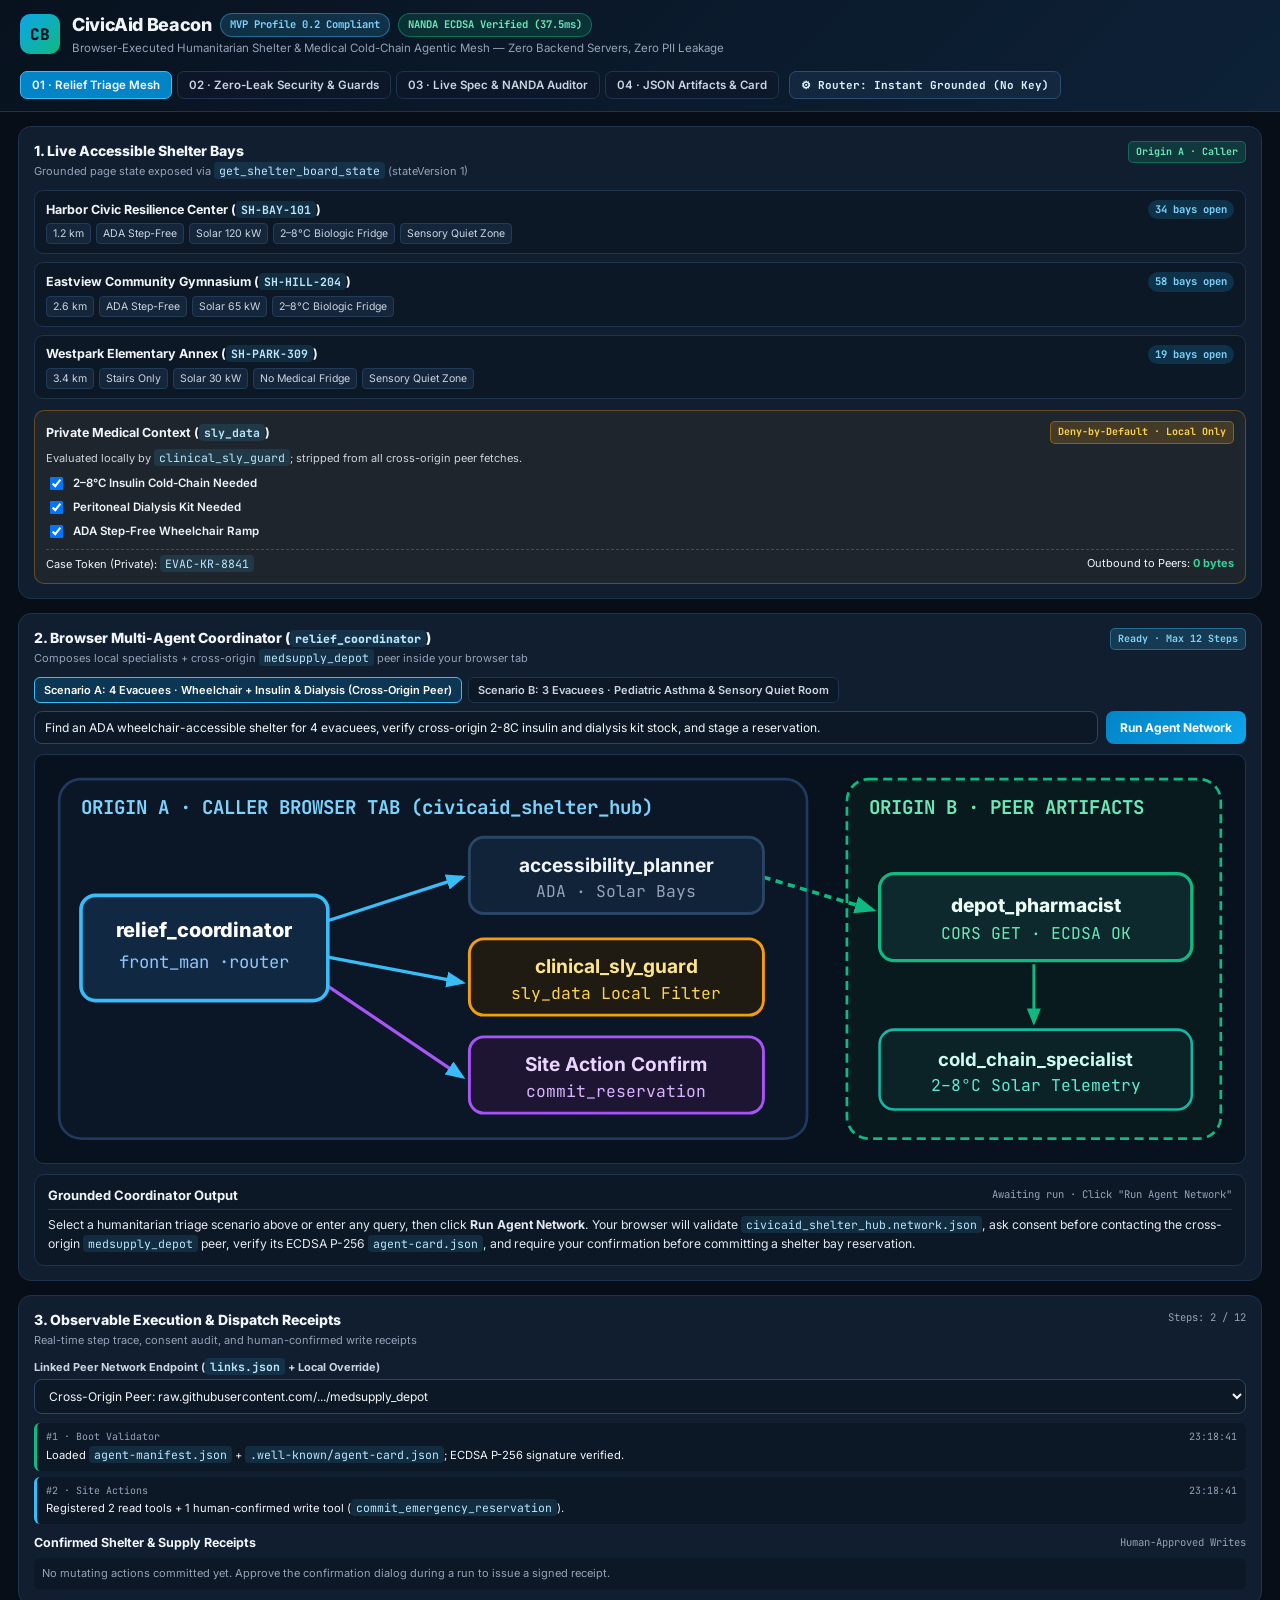
<file: docs/index.html>
<!DOCTYPE html>
<html lang="en">
<head>
  <meta charset="UTF-8" />
  <meta name="viewport" content="width=device-width, initial-scale=1.0" />
  <title>CivicAid Beacon — Open Agentic Web Disaster Relief &amp; NANDA Trust Mesh</title>
  <link rel="preconnect" href="https://fonts.googleapis.com" />
  <link rel="preconnect" href="https://fonts.gstatic.com" crossorigin />
  <link href="https://fonts.googleapis.com/css2?family=Inter:wght@400;500;600;700;800&family=JetBrains+Mono:wght@500;700&display=swap" rel="stylesheet" />
  <link rel="stylesheet" href="styles.css" />
</head>
<body>
  <header class="topbar">
    <div class="brand-group">
      <div class="brand-badge" aria-hidden="true">CB</div>
      <div>
        <div class="brand-row">
          <h1>CivicAid Beacon</h1>
          <span class="pill pill-spec">MVP Profile 0.2 Compliant</span>
          <span class="pill pill-nanda" id="header-nanda-pill">NANDA ECDSA P-256 Verified</span>
        </div>
        <p class="brand-sub">Browser-Executed Humanitarian Shelter &amp; Medical Cold-Chain Agentic Mesh — Zero Backend Servers, Zero PII Leakage</p>
      </div>
    </div>

    <div class="top-controls">
      <nav class="nav-tabs" role="tablist" aria-label="Workbench Views">
        <button type="button" class="tab-btn active" data-tab="mesh" role="tab">01 · Relief Triage Mesh</button>
        <button type="button" class="tab-btn" data-tab="trace" role="tab">02 · Zero-Leak Security &amp; Guards</button>
        <button type="button" class="tab-btn" data-tab="auditor" role="tab">03 · Live Spec &amp; NANDA Auditor</button>
        <button type="button" class="tab-btn" data-tab="artifacts" role="tab">04 · JSON Artifacts &amp; Card</button>
      </nav>
      <button type="button" class="btn-router" id="open-router-btn">⚙ <span id="active-router-label">Router: Instant Grounded (No Key)</span></button>
    </div>
  </header>

  <!-- VIEW 01: RELIEF TRIAGE MESH -->
  <main id="view-mesh" class="view-panel active">
    <div class="mesh-grid">
      <!-- Column 1: Live Shelter Board & Private sly_data Context -->
      <section class="card">
        <div class="card-head">
          <div>
            <h2>1. Live Accessible Shelter Bays</h2>
            <p class="caption">Grounded page state exposed via <code>get_shelter_board_state</code> (stateVersion <span id="state-ver-num">1</span>)</p>
          </div>
          <span class="tag-green">Origin A · Caller</span>
        </div>
        <div id="shelter-cards-list" class="shelter-list"></div>

        <div class="sly-box">
          <div class="card-head compact">
            <h3>Private Medical Context (<code>sly_data</code>)</h3>
            <span class="tag-amber">Deny-by-Default · Local Only</span>
          </div>
          <p class="sly-note">Evaluated locally by <code>clinical_sly_guard</code>; stripped from all cross-origin peer fetches.</p>
          <div class="sly-grid">
            <label><input type="checkbox" id="sly-insulin" checked /> <span>2–8°C Insulin Cold-Chain Needed</span></label>
            <label><input type="checkbox" id="sly-dialysis" checked /> <span>Peritoneal Dialysis Kit Needed</span></label>
            <label><input type="checkbox" id="sly-wheelchair" checked /> <span>ADA Step-Free Wheelchair Ramp</span></label>
          </div>
          <div class="sly-kv">
            <span>Case Token (Private): <code>EVAC-KR-8841</code></span>
            <span>Outbound to Peers: <strong class="emerald-txt">0 bytes</strong></span>
          </div>
        </div>
      </section>

      <!-- Column 2: Multi-Agent Orchestrator & Execution Graph -->
      <section class="card">
        <div class="card-head">
          <div>
            <h2>2. Browser Multi-Agent Coordinator (<code>relief_coordinator</code>)</h2>
            <p class="caption">Composes local specialists + cross-origin <code>medsupply_depot</code> peer inside your browser tab</p>
          </div>
          <span class="tag-sky" id="exec-status-pill">Ready · Max 12 Steps</span>
        </div>

        <div class="preset-row">
          <button type="button" class="chip-btn active" data-scenario="insulin_dialysis">Scenario A: 4 Evacuees · Wheelchair + Insulin &amp; Dialysis (Cross-Origin Peer)</button>
          <button type="button" class="chip-btn" data-scenario="pediatric">Scenario B: 3 Evacuees · Pediatric Asthma &amp; Sensory Quiet Room</button>
        </div>

        <div class="query-bar">
          <input type="text" id="agent-query-input" value="Find an ADA wheelchair-accessible shelter for 4 evacuees, verify cross-origin 2-8C insulin and dialysis kit stock, and stage a reservation." aria-label="Agent request" />
          <button type="button" id="run-mesh-btn" class="btn-primary">Run Agent Network</button>
        </div>

        <div class="topology-frame">
          <svg id="mesh-topology-svg" viewBox="0 0 660 218" aria-label="Multi-Agent Browser Execution Topology"></svg>
        </div>

        <div class="response-box" id="agent-response-box">
          <div class="resp-head">
            <strong>Grounded Coordinator Output</strong>
            <span class="mono-xs" id="resp-meta-tag">Awaiting run · Click "Run Agent Network"</span>
          </div>
          <div id="agent-answer-body" class="resp-body">
            Select a humanitarian triage scenario above or enter any query, then click <strong>Run Agent Network</strong>. Your browser will validate <code>civicaid_shelter_hub.network.json</code>, ask consent before contacting the cross-origin <code>medsupply_depot</code> peer, verify its ECDSA P-256 <code>agent-card.json</code>, and require your confirmation before committing a shelter bay reservation.
          </div>
        </div>
      </section>

      <!-- Column 3: Live Execution Trace & Confirmed Dispatch Receipts -->
      <section class="card">
        <div class="card-head">
          <div>
            <h2>3. Observable Execution &amp; Dispatch Receipts</h2>
            <p class="caption">Real-time step trace, consent audit, and human-confirmed write receipts</p>
          </div>
          <span class="mono-xs" id="step-counter-badge">Steps: 0 / 12</span>
        </div>

        <div class="peer-selector-box">
          <label class="field-label" for="peer-endpoint-select">Linked Peer Network Endpoint (<code>links.json</code> + Local Override)</label>
          <select id="peer-endpoint-select">
            <option value="https://raw.githubusercontent.com/jalnanco/medsupply-depot-peer/main/docs/medsupply_depot">Cross-Origin Peer: raw.githubusercontent.com/.../medsupply_depot</option>
            <option value="https://jalnanco.github.io/medsupply-depot-peer/medsupply_depot">Independent Peer Site: jalnanco.github.io/medsupply-depot-peer/medsupply_depot</option>
          </select>
        </div>

        <div id="trace-feed" class="trace-feed"></div>

        <div class="receipt-section">
          <div class="card-head compact">
            <h3>Confirmed Shelter &amp; Supply Receipts</h3>
            <span class="mono-xs">Human-Approved Writes</span>
          </div>
          <div id="receipts-list" class="receipts-list">
            <div class="empty-hint">No mutating actions committed yet. Approve the confirmation dialog during a run to issue a signed receipt.</div>
          </div>
        </div>
      </section>
    </div>
  </main>

  <!-- VIEW 02: ZERO-LEAK SECURITY & FAIL-CLOSED GUARDS -->
  <section id="view-trace" class="view-panel">
    <div class="two-panel-grid">
      <div class="card">
        <div class="card-head">
          <div>
            <h2>Zero-Leak Cross-Origin Packet &amp; Credential Monitor</h2>
            <p class="caption">Proves BYOK router keys and private <code>sly_data</code> never leave the caller browser toward peer origins</p>
          </div>
          <span class="tag-green">0 Bytes Secret Egress</span>
        </div>
        <table class="audit-table">
          <thead>
            <tr>
              <th>Hop</th>
              <th>Destination Origin</th>
              <th>Artifact / Call</th>
              <th>Credentials / Auth</th>
              <th><code>sly_data</code> Egress</th>
              <th>Outcome</th>
            </tr>
          </thead>
          <tbody id="packet-monitor-tbody"></tbody>
        </table>
      </div>

      <div class="card">
        <div class="card-head">
          <div>
            <h2>Interactive Fail-Closed Security Guard Simulator (MVP §5 &amp; §6)</h2>
            <p class="caption">Click any adversarial vector below to verify deterministic fail-closed runtime enforcement</p>
          </div>
          <span class="tag-amber">Fail-Closed Verified</span>
        </div>
        <div class="guard-buttons">
          <button type="button" class="guard-btn" data-guard="tamper">1. Simulate 1-Byte Tampered Peer <code>.network.json</code> (ECDSA + SRI Reject)</button>
          <button type="button" class="guard-btn" data-guard="cycle">2. Simulate Agent Delegation Cycle Loop (<code>A → B → A</code> Halt)</button>
          <button type="button" class="guard-btn" data-guard="denied_origin">3. Simulate Unapproved Phishing Origin (<code>peer_policy</code> Block)</button>
          <button type="button" class="guard-btn" data-guard="budget">4. Simulate Step Budget Overflow (<code>max_steps &gt; 12</code> Cutoff)</button>
        </div>
        <pre id="guard-sim-output" class="code-view">Click any guard test above to execute the live runtime defense check and inspect the structured error envelope.</pre>
      </div>
    </div>
  </section>

  <!-- VIEW 03: LIVE SPEC & NANDA AUDITOR -->
  <section id="view-auditor" class="view-panel">
    <div class="card">
      <div class="card-head">
        <div>
          <h2><code>@civicaid/beacon-kit</code> — 12-Point Open Agentic Web &amp; MIT NANDA Conformance Auditor</h2>
          <p class="caption">Reusable open-source community validator checking MVP Profile 0.2, CORS, Action Bridge, and WebCrypto ECDSA P-256 Agent Cards</p>
        </div>
        <span class="pill pill-spec" id="audit-score-pill">12 / 12 Checks Passed (100%)</span>
      </div>

      <div class="auditor-bar">
        <select id="audit-preset-select" aria-label="Preset Agentic URLs">
          <option value="local_beacon">This Site: CivicAid Beacon (civicaid_shelter_hub)</option>
          <option value="live_depot_pages">Peer Site: https://jalnanco.github.io/medsupply-depot-peer/medsupply_depot</option>
          <option value="live_beacon_pages">Live Pages: https://jalnanco.github.io/civicaid-beacon/civicaid_shelter_hub</option>
        </select>
        <input type="text" id="audit-custom-url" value="https://jalnanco.github.io/civicaid-beacon/civicaid_shelter_hub" aria-label="Target Agentic Network URL" />
        <button type="button" id="run-audit-btn" class="btn-primary">Audit Agentic Website</button>
      </div>

      <div id="audit-checks-grid" class="checks-grid"></div>
    </div>
  </section>

  <!-- VIEW 04: PUBLISHED ARTIFACTS -->
  <section id="view-artifacts" class="view-panel">
    <div class="artifacts-grid">
      <div class="card">
        <div class="card-head compact">
          <h3><code>./agent-manifest.json</code></h3>
          <a href="./agent-manifest.json" target="_blank" rel="noopener" class="mono-xs">Open Raw JSON ↗</a>
        </div>
        <pre id="raw-manifest-pre" class="code-view compact-pre">Loading...</pre>
      </div>
      <div class="card">
        <div class="card-head compact">
          <h3><code>./civicaid_shelter_hub.network.json</code></h3>
          <a href="./civicaid_shelter_hub.network.json" target="_blank" rel="noopener" class="mono-xs">Open Raw JSON ↗</a>
        </div>
        <pre id="raw-network-pre" class="code-view compact-pre">Loading...</pre>
      </div>
      <div class="card">
        <div class="card-head compact">
          <h3><code>./.well-known/agent-card.json</code> (MIT NANDA + A2A)</h3>
          <a href="./.well-known/agent-card.json" target="_blank" rel="noopener" class="mono-xs">Open Raw Card ↗</a>
        </div>
        <pre id="raw-card-pre" class="code-view compact-pre">Loading...</pre>
      </div>
    </div>
  </section>

  <!-- MODAL 1: CROSS-ORIGIN PEER CONSENT -->
  <div id="consent-modal" class="modal-backdrop hidden" role="dialog" aria-modal="true" aria-labelledby="consent-title">
    <div class="modal-card">
      <div class="modal-head">
        <span class="tag-amber">Cross-Origin Peer Consent Required (MVP §3.2)</span>
        <h3 id="consent-title">Allow Browser to Load External Peer Agent Network?</h3>
      </div>
      <div class="modal-body">
        <div class="kv-row"><span>Caller Network:</span><code>civicaid_shelter_hub (relief_coordinator)</code></div>
        <div class="kv-row"><span>Destination Origin:</span><code id="consent-origin-txt">https://raw.githubusercontent.com</code></div>
        <div class="kv-row"><span>Requested Network:</span><code id="consent-net-txt">medsupply_depot (front_man: depot_pharmacist)</code></div>
        <div class="kv-row"><span>NANDA ECDSA P-256 Trust:</span><strong class="emerald-txt" id="consent-sig-txt">Verified via WebCrypto</strong></div>
        <div class="kv-row"><span>Anonymous Query (&le;140c):</span><code id="consent-query-txt">"Check 2-8C insulin pens &amp; dialysis kits with step-free pickup"</code></div>
        <div class="kv-row"><span>Private <code>sly_data</code> &amp; API Key:</span><strong class="emerald-txt">BLOCKED (0 bytes sent; runs locally in your browser)</strong></div>
      </div>
      <div class="modal-actions">
        <button type="button" id="consent-deny-btn" class="btn-secondary">Deny Contact</button>
        <button type="button" id="consent-approve-btn" class="btn-primary">Approve Peer Origin (Session)</button>
      </div>
    </div>
  </div>

  <!-- MODAL 2: HUMAN-OWNED WRITE ACTION CONFIRMATION -->
  <div id="action-modal" class="modal-backdrop hidden" role="dialog" aria-modal="true" aria-labelledby="action-title">
    <div class="modal-card">
      <div class="modal-head">
        <span class="tag-sky">Mutating Site Action Review (MVP §3.1 &amp; §5)</span>
        <h3 id="action-title">Confirm Emergency Shelter &amp; Cold-Chain Hold?</h3>
      </div>
      <div class="modal-body" id="action-modal-details"></div>
      <div class="modal-actions">
        <button type="button" id="action-cancel-btn" class="btn-secondary">Decline Write</button>
        <button type="button" id="action-confirm-btn" class="btn-primary">Confirm &amp; Commit Reservation</button>
      </div>
    </div>
  </div>

  <!-- MODAL 3: PLUGGABLE LLM ROUTER & BYOK SETTINGS -->
  <div id="router-modal" class="modal-backdrop hidden" role="dialog" aria-modal="true" aria-labelledby="router-title">
    <div class="modal-card">
      <div class="modal-head">
        <span class="tag-green">Tenet Three: Pluggable Inference &amp; BYOK</span>
        <h3 id="router-title">Configure Browser LLM Router &amp; Origin-Scoped Key</h3>
      </div>
      <div class="modal-body">
        <label class="field-label" for="router-mode-select">Inference Execution Mode</label>
        <select id="router-mode-select">
          <option value="grounded_instant">Instant Grounded Browser Planner (Zero API Key — Default for Judges)</option>
          <option value="otari_byok">Mozilla Otari OpenAI-Compatible Router (BYOK)</option>
          <option value="custom_byok">Custom OpenAI-Compatible CORS Router (BYOK)</option>
        </select>

        <label class="field-label" for="router-base-input" style="margin-top:10px;">Router Base URL</label>
        <input type="text" id="router-base-input" value="https://api.otari.ai/api/v1" />

        <label class="field-label" for="router-model-input" style="margin-top:10px;">Model Identifier</label>
        <input type="text" id="router-model-input" value="alibaba/qwen3.8-flash" />

        <label class="field-label" for="router-key-input" style="margin-top:10px;">Visitor API Key (Stored only in origin <code>localStorage</code>; never sent to peers)</label>
        <input type="password" id="router-key-input" placeholder="Paste Otari or OpenAI-compatible key (optional in Instant mode)" autocomplete="off" />
      </div>
      <div class="modal-actions">
        <button type="button" id="router-clear-btn" class="btn-secondary">Clear Stored Profile</button>
        <button type="button" id="router-save-btn" class="btn-primary">Save &amp; Apply Router</button>
      </div>
    </div>
  </div>

  <script type="module" src="app.mjs"></script>
</body>
</html>
</file>
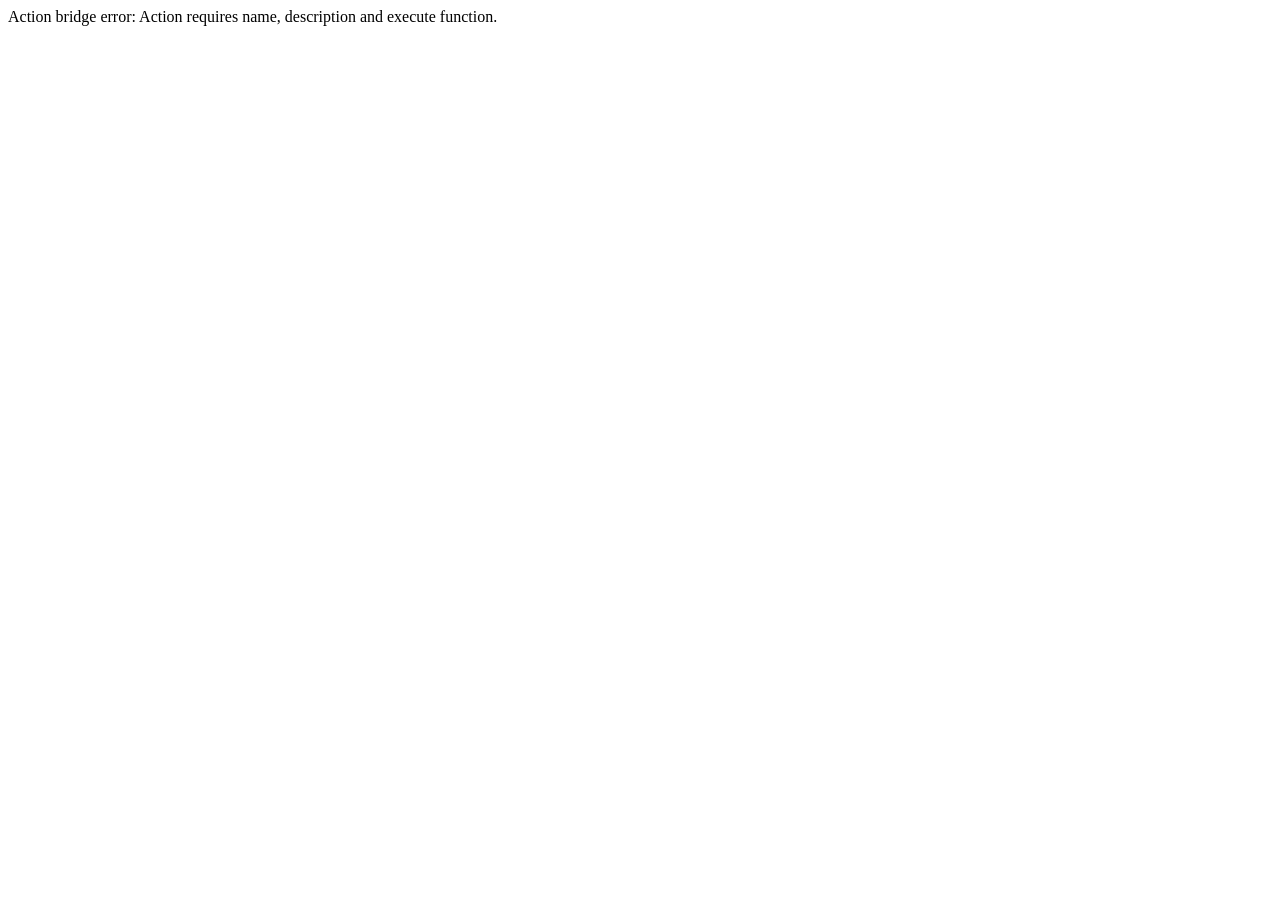
<file: docs/bridge/action-bridge.html>
<!doctype html>
<html lang="en">
  <head>
    <meta charset="utf-8">
    <meta name="robots" content="noindex">
    <title>CivicAid Beacon Action Bridge</title>
    <script type="module" src="../runtime/action-bridge.js"></script>
  </head>
  <body></body>
</html>
</file>
<file: docs/styles.css>
:root {
  --bg: #070e17;
  --bg-elev: #0d1826;
  --card: #101e2f;
  --border: #1e334d;
  --text: #f1f5f9;
  --slate: #cbd5e1;
  --muted: #94a3b8;
  --sky: #38bdf8;
  --primary: #0284c7;
  --emerald: #10b981;
  --amber: #f59e0b;
  --rose: #f43f5e;
  --sans: "Inter", -apple-system, BlinkMacSystemFont, sans-serif;
  --mono: "JetBrains Mono", ui-monospace, monospace;
}

*, *::before, *::after {
  box-sizing: border-box;
}

html, body {
  margin: 0;
  padding: 0;
  background: var(--bg);
  color: var(--text);
  font-family: var(--sans);
  font-size: 13px;
  line-height: 1.45;
}

code {
  font-family: var(--mono);
  font-size: 11.5px;
  background: rgba(56, 189, 248, 0.12);
  color: #bae6fd;
  padding: 1px 5px;
  border-radius: 4px;
}

.topbar {
  background: linear-gradient(135deg, #08121f 0%, #0d2137 100%);
  border-bottom: 1px solid var(--border);
  padding: 12px 20px;
  display: flex;
  justify-content: space-between;
  align-items: center;
  gap: 14px;
  flex-wrap: wrap;
}

.brand-group {
  display: flex;
  align-items: center;
  gap: 12px;
}

.brand-badge {
  width: 40px;
  height: 40px;
  border-radius: 10px;
  background: linear-gradient(135deg, #0ea5e9, #10b981);
  color: #04131f;
  font-family: var(--mono);
  font-weight: 800;
  font-size: 16px;
  display: grid;
  place-items: center;
  flex-shrink: 0;
}

.brand-row {
  display: flex;
  align-items: center;
  gap: 8px;
  flex-wrap: wrap;
}

.brand-row h1 {
  margin: 0;
  font-size: 18px;
  font-weight: 800;
  letter-spacing: -0.02em;
}

.brand-sub {
  margin: 2px 0 0;
  font-size: 11.5px;
  color: var(--muted);
}

.pill {
  font-family: var(--mono);
  font-size: 10.5px;
  font-weight: 700;
  padding: 3px 9px;
  border-radius: 999px;
  white-space: nowrap;
}

.pill-spec {
  background: rgba(56, 189, 248, 0.16);
  border: 1px solid rgba(56, 189, 248, 0.45);
  color: #7dd3fc;
}

.pill-nanda {
  background: rgba(16, 185, 129, 0.16);
  border: 1px solid rgba(16, 185, 129, 0.45);
  color: #6ee7b7;
}

.top-controls {
  display: flex;
  align-items: center;
  gap: 10px;
  flex-wrap: wrap;
}

.nav-tabs {
  display: flex;
  gap: 5px;
  flex-wrap: wrap;
}

.tab-btn {
  background: rgba(15, 23, 42, 0.65);
  border: 1px solid var(--border);
  color: var(--slate);
  font-family: var(--sans);
  font-size: 11.5px;
  font-weight: 600;
  padding: 6px 11px;
  border-radius: 7px;
  cursor: pointer;
}

.tab-btn.active {
  background: var(--primary);
  border-color: var(--sky);
  color: #ffffff;
}

.btn-router {
  background: #13283f;
  border: 1px solid #2b4c6f;
  color: #e0f2fe;
  font-family: var(--mono);
  font-size: 11px;
  font-weight: 700;
  padding: 6px 11px;
  border-radius: 7px;
  cursor: pointer;
}

.view-panel {
  display: none;
  max-width: 1860px;
  margin: 0 auto;
  padding: 14px 18px 18px;
}

.view-panel.active {
  display: block;
}

.mesh-grid {
  display: grid;
  grid-template-columns: 360px minmax(560px, 1.35fr) 410px;
  gap: 14px;
  align-items: start;
}

@media (max-width: 1380px) {
  .mesh-grid {
    grid-template-columns: 1fr;
  }
}

.card {
  background: var(--card);
  border: 1px solid var(--border);
  border-radius: 13px;
  padding: 14px 15px;
}

.card-head {
  display: flex;
  justify-content: space-between;
  align-items: flex-start;
  gap: 8px;
  margin-bottom: 10px;
}

.card-head.compact {
  margin-bottom: 6px;
  align-items: center;
}

.card-head h2 {
  margin: 0;
  font-size: 14px;
  font-weight: 800;
}

.card-head h3 {
  margin: 0;
  font-size: 12.5px;
  font-weight: 700;
}

.caption {
  margin: 2px 0 0;
  font-size: 11px;
  color: var(--muted);
}

.tag-green, .tag-amber, .tag-sky {
  font-family: var(--mono);
  font-size: 10px;
  font-weight: 700;
  padding: 3px 7px;
  border-radius: 5px;
  white-space: nowrap;
}

.tag-green { background: rgba(16, 185, 129, 0.18); color: #6ee7b7; border: 1px solid rgba(16, 185, 129, 0.4); }
.tag-amber { background: rgba(245, 158, 11, 0.18); color: #fcd34d; border: 1px solid rgba(245, 158, 11, 0.4); }
.tag-sky { background: rgba(56, 189, 248, 0.18); color: #7dd3fc; border: 1px solid rgba(56, 189, 248, 0.4); }

.mono-xs {
  font-family: var(--mono);
  font-size: 10.5px;
  color: var(--muted);
}

.emerald-txt { color: #34d399; }

/* Shelter Cards */
.shelter-list {
  display: flex;
  flex-direction: column;
  gap: 8px;
  margin-bottom: 11px;
}

.shelter-item {
  background: var(--bg-elev);
  border: 1px solid var(--border);
  border-radius: 9px;
  padding: 9px 11px;
}

.shelter-top {
  display: flex;
  justify-content: space-between;
  align-items: center;
  margin-bottom: 4px;
}

.shelter-top strong {
  font-size: 12.5px;
}

.bay-pill {
  font-family: var(--mono);
  font-size: 10.5px;
  font-weight: 700;
  padding: 2px 7px;
  border-radius: 999px;
  background: rgba(14, 165, 233, 0.18);
  color: #7dd3fc;
}

.shelter-badges {
  display: flex;
  flex-wrap: wrap;
  gap: 5px;
  font-size: 10.5px;
  color: var(--slate);
}

.mini-badge {
  background: #15263b;
  padding: 2px 6px;
  border-radius: 4px;
  border: 1px solid #223b59;
}

/* sly_data box */
.sly-box {
  background: rgba(245, 158, 11, 0.06);
  border: 1px solid rgba(245, 158, 11, 0.32);
  border-radius: 10px;
  padding: 10px 11px;
}

.sly-note {
  margin: 0 0 7px;
  font-size: 11px;
  color: var(--slate);
}

.sly-grid {
  display: flex;
  flex-direction: column;
  gap: 5px;
  margin-bottom: 8px;
}

.sly-grid label {
  display: flex;
  align-items: center;
  gap: 7px;
  font-size: 11.5px;
  font-weight: 600;
  cursor: pointer;
}

.sly-kv {
  display: flex;
  justify-content: space-between;
  align-items: center;
  font-size: 11px;
  padding-top: 6px;
  border-top: 1px dashed rgba(245, 158, 11, 0.3);
}

/* Center Orchestrator */
.preset-row {
  display: flex;
  flex-wrap: wrap;
  gap: 6px;
  margin-bottom: 8px;
}

.chip-btn {
  background: var(--bg-elev);
  border: 1px solid var(--border);
  color: var(--slate);
  font-family: var(--sans);
  font-size: 11px;
  font-weight: 600;
  padding: 5px 9px;
  border-radius: 6px;
  cursor: pointer;
}

.chip-btn.active {
  border-color: var(--sky);
  background: rgba(2, 132, 199, 0.24);
  color: #ffffff;
}

.query-bar {
  display: flex;
  gap: 8px;
  margin-bottom: 10px;
}

input[type="text"], input[type="password"], select {
  width: 100%;
  background: var(--bg-elev);
  border: 1px solid #2b4566;
  color: var(--text);
  font-family: var(--sans);
  font-size: 12px;
  padding: 8px 28px 8px 10px;
  border-radius: 8px;
}

.btn-primary {
  background: linear-gradient(135deg, #0284c7, #0ea5e9);
  border: none;
  color: #ffffff;
  font-family: var(--sans);
  font-size: 12px;
  font-weight: 700;
  padding: 8px 14px;
  border-radius: 8px;
  white-space: nowrap;
  cursor: pointer;
}

.btn-secondary {
  background: #1e293b;
  border: 1px solid #334155;
  color: var(--slate);
  font-family: var(--sans);
  font-size: 12px;
  font-weight: 600;
  padding: 8px 13px;
  border-radius: 8px;
  cursor: pointer;
}

.topology-frame {
  background: #08121e;
  border: 1px solid var(--border);
  border-radius: 10px;
  padding: 6px;
  margin-bottom: 10px;
}

#mesh-topology-svg {
  width: 100%;
  height: auto;
  display: block;
}

.response-box {
  background: var(--bg-elev);
  border: 1px solid var(--border);
  border-radius: 10px;
  padding: 11px 13px;
}

.resp-head {
  display: flex;
  justify-content: space-between;
  align-items: center;
  margin-bottom: 6px;
  padding-bottom: 5px;
  border-bottom: 1px solid var(--border);
}

.resp-body {
  font-size: 12.2px;
  line-height: 1.55;
  color: #e2e8f0;
}

.resp-body ul {
  margin: 6px 0;
  padding-left: 18px;
}

/* Right Trace & Receipts */
.field-label {
  display: block;
  font-size: 11px;
  font-weight: 700;
  color: var(--slate);
  margin-bottom: 4px;
}

.peer-selector-box {
  margin-bottom: 9px;
}

.trace-feed {
  display: flex;
  flex-direction: column;
  gap: 6px;
  max-height: 365px;
  overflow-y: auto;
  margin-bottom: 10px;
}

.trace-item {
  background: var(--bg-elev);
  border-left: 3px solid var(--sky);
  border-radius: 6px;
  padding: 7px 9px;
  font-size: 11.2px;
}

.trace-item.consent { border-left-color: var(--amber); }
.trace-item.verify { border-left-color: var(--emerald); }
.trace-item.write { border-left-color: #a855f7; }

.trace-top {
  display: flex;
  justify-content: space-between;
  font-family: var(--mono);
  font-size: 10px;
  color: var(--muted);
  margin-bottom: 2px;
}

.receipts-list {
  display: flex;
  flex-direction: column;
  gap: 6px;
}

.receipt-card {
  background: rgba(16, 185, 129, 0.09);
  border: 1px solid rgba(16, 185, 129, 0.4);
  border-radius: 8px;
  padding: 8px 10px;
  font-size: 11.2px;
}

.empty-hint {
  font-size: 11px;
  color: var(--muted);
  padding: 8px;
  background: var(--bg-elev);
  border-radius: 7px;
}

/* View 02: Security & Guards */
.two-panel-grid {
  display: grid;
  grid-template-columns: 1.25fr 1fr;
  gap: 14px;
}

.audit-table {
  width: 100%;
  border-collapse: collapse;
  font-size: 11.5px;
}

.audit-table th, .audit-table td {
  border-bottom: 1px solid var(--border);
  padding: 8px 9px;
  text-align: left;
}

.audit-table th {
  color: var(--muted);
  font-size: 10.5px;
  text-transform: uppercase;
}

.guard-buttons {
  display: flex;
  flex-direction: column;
  gap: 7px;
  margin-bottom: 10px;
}

.guard-btn {
  text-align: left;
  background: var(--bg-elev);
  border: 1px solid #2b4566;
  color: var(--text);
  font-family: var(--sans);
  font-size: 12px;
  font-weight: 600;
  padding: 9px 11px;
  border-radius: 8px;
  cursor: pointer;
}

.guard-btn:hover {
  border-color: var(--amber);
}

.code-view {
  background: #060c14;
  border: 1px solid var(--border);
  border-radius: 8px;
  padding: 10px 12px;
  font-family: var(--mono);
  font-size: 11px;
  line-height: 1.45;
  color: #cbd5e1;
  white-space: pre-wrap;
  overflow-wrap: anywhere;
  margin: 0;
}

.compact-pre {
  max-height: 680px;
  overflow-y: auto;
}

/* View 03: Auditor */
.auditor-bar {
  display: grid;
  grid-template-columns: 320px 1fr auto;
  gap: 8px;
  margin-bottom: 12px;
}

.checks-grid {
  display: grid;
  grid-template-columns: repeat(3, minmax(0, 1fr));
  gap: 10px;
}

.check-card {
  background: var(--bg-elev);
  border: 1px solid var(--border);
  border-radius: 9px;
  padding: 10px 12px;
}

.check-card.pass { border-color: rgba(16, 185, 129, 0.45); }
.check-card.fail { border-color: rgba(244, 63, 94, 0.55); }

.check-head {
  display: flex;
  justify-content: space-between;
  align-items: center;
  margin-bottom: 4px;
  font-weight: 700;
  font-size: 12px;
}

.check-detail {
  font-family: var(--mono);
  font-size: 10.5px;
  color: var(--muted);
  overflow-wrap: anywhere;
}

/* View 04: Artifacts */
.artifacts-grid {
  display: grid;
  grid-template-columns: repeat(3, minmax(0, 1fr));
  gap: 12px;
}

.artifacts-grid a {
  color: var(--sky);
  text-decoration: none;
}

/* Modals */
.modal-backdrop {
  position: fixed;
  inset: 0;
  background: rgba(3, 7, 18, 0.78);
  display: grid;
  place-items: center;
  z-index: 50;
  padding: 16px;
}

.modal-backdrop.hidden {
  display: none;
}

.modal-card {
  width: 100%;
  max-width: 560px;
  background: #0f1d2e;
  border: 1px solid #38bdf8;
  border-radius: 14px;
  padding: 18px 20px;
  box-shadow: 0 20px 50px rgba(0, 0, 0, 0.6);
}

.modal-head h3 {
  margin: 7px 0 10px;
  font-size: 16px;
}

.modal-body {
  background: #08121e;
  border: 1px solid var(--border);
  border-radius: 9px;
  padding: 11px 13px;
  margin-bottom: 14px;
}

.kv-row {
  display: flex;
  justify-content: space-between;
  align-items: baseline;
  gap: 10px;
  padding: 5px 0;
  border-bottom: 1px solid rgba(148, 163, 184, 0.12);
  font-size: 11.8px;
}

.kv-row:last-child {
  border-bottom: none;
}

.modal-actions {
  display: flex;
  justify-content: flex-end;
  gap: 8px;
}
</file>
